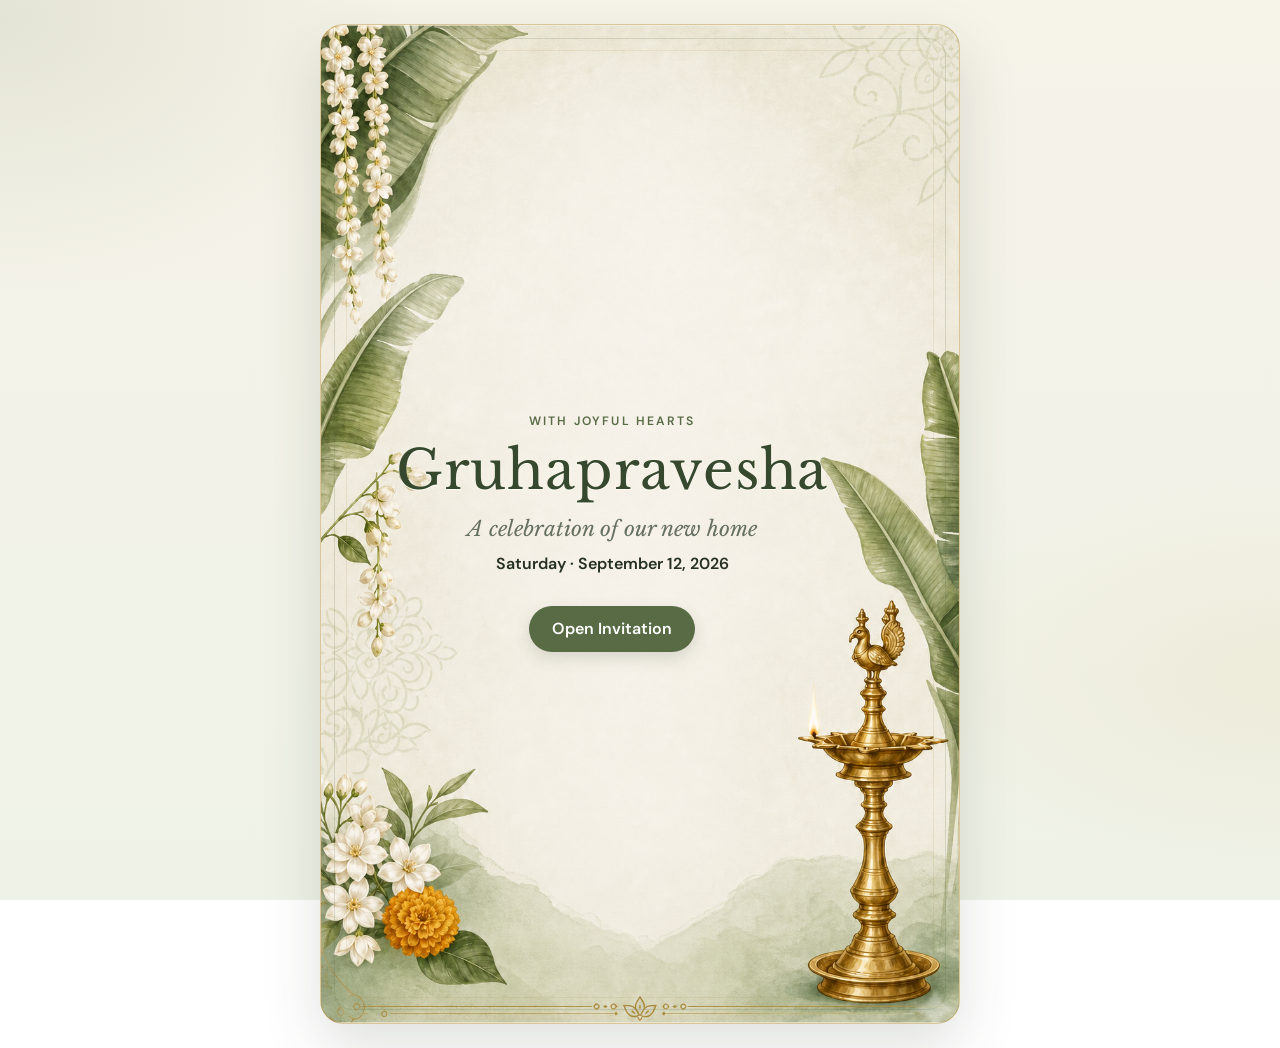
<file: index.html>
<!doctype html>
<html lang="en">
<head>
  <meta charset="utf-8">
  <meta name="viewport" content="width=device-width, initial-scale=1">
  <meta name="description" content="RSVP for our Gruhapravesha celebration on September 12, 2026.">
  <meta name="robots" content="noindex, nofollow, noarchive">
  <title>Gruhapravesha RSVP</title>
  <link rel="preconnect" href="https://fonts.googleapis.com">
  <link rel="preconnect" href="https://fonts.gstatic.com" crossorigin>
  <link href="https://fonts.googleapis.com/css2?family=DM+Sans:wght@400;500;600&family=Libre+Baskerville:ital@0;1&display=swap" rel="stylesheet">
  <link rel="stylesheet" href="styles.css?v=20260830-4">
    <link rel="stylesheet" href="layout-fixes.css?v=20260830-9">
    <link rel="stylesheet" href="approved-art.css?v=20260830-17">
</head>
<body class="theme-botanical">
  <main class="page-shell">
    <section id="welcome-screen" class="welcome-screen" aria-labelledby="welcome-title">
      <div class="welcome-card">
      <img class="welcome-leaves welcome-leaves-primary" src="assets/banana-leaves.svg?v=20260830-6" width="300" height="300" alt="" aria-hidden="true">
      <img class="welcome-leaves-secondary" src="assets/banana-leaves.svg?v=20260830-6" width="250" height="250" alt="" aria-hidden="true">
      <img class="welcome-jasmine welcome-jasmine-primary" src="assets/jasmine-sprig.svg?v=20260830-6" width="180" height="254" alt="" aria-hidden="true">
      <img class="welcome-jasmine-secondary" src="assets/jasmine-sprig.svg?v=20260830-6" width="125" height="176" alt="" aria-hidden="true">
      <div class="welcome-content">
        <p class="eyebrow">With joyful hearts</p>
        <h1 id="welcome-title">Gruhapravesha</h1>
        <p class="welcome-subtitle">A celebration of our new home</p>
        <img class="welcome-lamp" src="assets/brass-lamp.svg?v=20260830-6" width="58" height="78" alt="" aria-hidden="true">
        <p class="welcome-date">Saturday · September 12, 2026</p>
        <button class="button button-primary" id="open-invitation" type="button">Open Invitation</button>
      </div>
      </div>
    </section>

    <section id="invitation-screen" class="invitation-screen" hidden aria-labelledby="invitation-title">
      <div class="invitation-card">
        <img class="invitation-leaves invitation-leaves-primary" src="assets/banana-leaves.svg?v=20260830-8" width="150" height="150" alt="" aria-hidden="true">
        <img class="invitation-leaves-secondary" src="assets/banana-leaves.svg?v=20260830-8" width="125" height="125" alt="" aria-hidden="true">
        <img class="invitation-jasmine-primary" src="assets/jasmine-sprig.svg?v=20260830-8" width="118" height="166" alt="" aria-hidden="true">
        <img class="invitation-jasmine-secondary" src="assets/jasmine-sprig.svg?v=20260830-8" width="86" height="121" alt="" aria-hidden="true">
        <p class="eyebrow">A new home, a new beginning</p>
        <h1 id="invitation-title">Gruhapravesha<br>Ceremony</h1>
        <img class="invitation-lamp" src="assets/brass-lamp.svg?v=20260830-3" width="40" height="54" alt="" aria-hidden="true">
        <p class="invitation-copy">Please join us as we open the doors to our new home. Your presence, love, and blessings will make this celebration complete.</p>

        <div class="invitation-details">
          <div><span>Date</span><strong>Saturday, September 12, 2026</strong></div>
          <div><span>Muhurtham</span><strong>8:42 AM · Kanya Lagna Pushkaramsha</strong></div>
          <div><span>Location</span><strong>10637 Indigo Broom Loop<br>Austin, Texas 78733</strong></div>
        </div>

        <div class="schedule-card">
          <h2>Ceremony Schedule</h2>
          <div class="schedule-row"><time>7:00 AM</time><span>Gana Homa and Rakshoghna Homa</span></div>
          <div class="schedule-row"><time>8:30 AM</time><span>Dwara Pooja</span></div>
          <div class="schedule-row"><time>8:42 AM</time><span>Gruhapravesha</span></div>
          <div class="schedule-row"><time>9:00 AM</time><span>Milk Boiling Ceremony</span></div>
          <div class="schedule-row"><time>Following</time><span>Vastu Pooja and Rudrabhisheka</span></div>
          <div class="schedule-row"><time>10:30 AM</time><span>Mangalaarathi and Aashirvada</span></div>
        </div>

        <p class="meal-note"><strong>Breakfast and lunch will be served.</strong><br>Please reserve each meal separately when responding.</p>
        <div class="invitation-actions">
          <button class="button button-secondary" id="back-to-welcome" type="button">Back</button>
          <button class="button button-primary" id="start-rsvp" type="button">RSVP</button>
        </div>
      </div>
    </section>

    <section id="rsvp-screen" hidden>
      <button class="text-button" id="back-to-invitation" type="button">← Back to invitation</button>
    <header class="event-header">
      <img class="rsvp-banner-leaves" src="assets/banana-leaves.svg?v=20260830-4" width="180" height="180" alt="" aria-hidden="true">
      <img class="rsvp-banner-jasmine" src="assets/jasmine-sprig.svg?v=20260830-4" width="130" height="184" alt="" aria-hidden="true">
      <div class="rsvp-banner-content">
      <p class="eyebrow">A new home, a new beginning</p>
      <h1>Gruhapravesha<br>Ceremony</h1>
      <div class="lamp-ornament" aria-hidden="true">
        <span></span>
        <img src="assets/brass-lamp.svg?v=20260830-3" width="40" height="54" alt="">
        <span></span>
      </div>
      <p class="event-date">Saturday · September 12, 2026</p>
      <p class="event-place">10637 Indigo Broom Loop · Austin, Texas</p>
      </div>
    </header>

    <section class="rsvp-card" aria-labelledby="form-title">
      <div class="card-heading">
        <p class="step-label" id="step-label">Step 1 of 4</p>
        <h2 id="form-title">Tell us about your household</h2>
        <p id="form-intro">Please provide one response for your household.</p>
      </div>

      <div class="progress" aria-hidden="true"><span id="progress-bar"></span></div>

      <form id="rsvp-form" novalidate>
        <label class="honeypot" aria-hidden="true">
          <span>Website</span>
          <input name="website" tabindex="-1" autocomplete="off">
        </label>
        <section class="form-step" data-step="1">
          <label class="field">
            <span>Household or family name <b aria-hidden="true">*</b></span>
            <input name="householdName" autocomplete="name" required maxlength="100" placeholder="e.g., The Rao Family">
          </label>

          <fieldset>
            <legend>Will you be joining us? <b aria-hidden="true">*</b></legend>
            <label class="choice-card">
              <input type="radio" name="attendance" value="attending" required>
              <span><strong>Joyfully attending</strong><small>We look forward to celebrating with you.</small></span>
            </label>
            <label class="choice-card">
              <input type="radio" name="attendance" value="declined" required>
              <span><strong>Regretfully unable to attend</strong><small>You will be with us in spirit.</small></span>
            </label>
          </fieldset>

          <div class="two-column">
            <label class="field">
              <span>Email</span>
              <input type="email" name="email" autocomplete="email" maxlength="200" placeholder="you@example.com">
            </label>
            <label class="field">
              <span>Mobile number</span>
              <input type="tel" name="phone" autocomplete="tel" maxlength="30" placeholder="(512) 555-0123">
            </label>
          </div>
          <p class="field-note">Please provide an email or mobile number so we can contact you if event details change.</p>
        </section>

        <section class="form-step" data-step="2" hidden>
          <div class="section-copy">
            <h3>Ceremony attendance</h3>
            <p>Tell us how many members of your household will attend the ceremonies.</p>
          </div>
          <div class="count-grid">
            <label class="count-field"><span>Adults</span><input type="number" name="ceremonyAdults" min="0" max="20" value="1" inputmode="numeric"></label>
            <label class="count-field"><span>Children</span><input type="number" name="ceremonyChildren" min="0" max="20" value="0" inputmode="numeric"></label>
          </div>
          <p class="field-note">Ceremonies begin at 7:00 AM. Gruhapravesha Muhurtham is at 8:42 AM.</p>
        </section>

        <section class="form-step" data-step="3" hidden>
          <div class="section-copy">
            <h3>Meal reservations</h3>
            <p>Please reserve breakfast and lunch separately so we can plan accurately.</p>
          </div>

          <div class="meal-card">
            <div>
              <h3>Breakfast</h3>
              <p>Will your household join us for breakfast?</p>
            </div>
            <div class="segmented" role="radiogroup" aria-label="Breakfast attendance">
              <label><input type="radio" name="breakfastAttending" value="yes"><span>Yes</span></label>
              <label><input type="radio" name="breakfastAttending" value="no" checked><span>No</span></label>
            </div>
            <div class="count-grid meal-counts" data-meal="breakfast" hidden>
              <label class="count-field"><span>Adults</span><input type="number" name="breakfastAdults" min="0" max="20" value="0" inputmode="numeric"></label>
              <label class="count-field"><span>Children</span><input type="number" name="breakfastChildren" min="0" max="20" value="0" inputmode="numeric"></label>
            </div>
          </div>

          <div class="meal-card">
            <div>
              <h3>Lunch</h3>
              <p>Will your household stay for lunch?</p>
            </div>
            <div class="segmented" role="radiogroup" aria-label="Lunch attendance">
              <label><input type="radio" name="lunchAttending" value="yes"><span>Yes</span></label>
              <label><input type="radio" name="lunchAttending" value="no" checked><span>No</span></label>
            </div>
            <div class="count-grid meal-counts" data-meal="lunch" hidden>
              <label class="count-field"><span>Adults</span><input type="number" name="lunchAdults" min="0" max="20" value="0" inputmode="numeric"></label>
              <label class="count-field"><span>Children</span><input type="number" name="lunchChildren" min="0" max="20" value="0" inputmode="numeric"></label>
            </div>
          </div>

          <label class="field">
            <span>Dietary restrictions or allergies</span>
            <textarea name="dietaryNotes" maxlength="500" rows="3" placeholder="Please tell us who the note applies to."></textarea>
          </label>
        </section>

        <section class="form-step" data-step="4" hidden>
          <div class="section-copy">
            <h3>Review your RSVP</h3>
            <p>Please check the details below before submitting.</p>
          </div>
          <div id="review-summary" class="review-summary"></div>
          <label class="field">
            <span>Message to the hosts <small>(optional)</small></span>
            <textarea name="message" maxlength="500" rows="3" placeholder="Share a note or blessing..."></textarea>
          </label>
        </section>

        <div id="form-error" class="form-error" role="alert" hidden></div>
        <div class="form-actions">
          <button type="button" class="button button-secondary" id="back-button" hidden>Back</button>
          <button type="button" class="button button-primary" id="next-button">Continue</button>
          <button type="submit" class="button button-primary" id="submit-button" hidden>Submit RSVP</button>
        </div>
      </form>

      <section id="confirmation" class="confirmation" hidden aria-live="polite">
        <span class="confirmation-mark" aria-hidden="true">✓</span>
        <p class="eyebrow">RSVP received</p>
        <h2 id="confirmation-title">Thank you!</h2>
        <div id="confirmation-summary"></div>
        <div class="confirmation-actions">
          <a class="button button-primary" href="https://maps.google.com/?q=10637+Indigo+Broom+Loop+Austin+TX+78733" target="_blank" rel="noopener">Open in Maps</a>
          <button class="button button-secondary" id="edit-button" type="button">Edit RSVP</button>
        </div>
      </section>
    </section>

    <footer>
      <p>Your response is private and will only be visible to the hosts.</p>
    </footer>
    </section>
  </main>

  <script src="config.js?v=20260830-3"></script>
  <script src="app.js?v=20260830-3"></script>
</body>
</html>
</file>
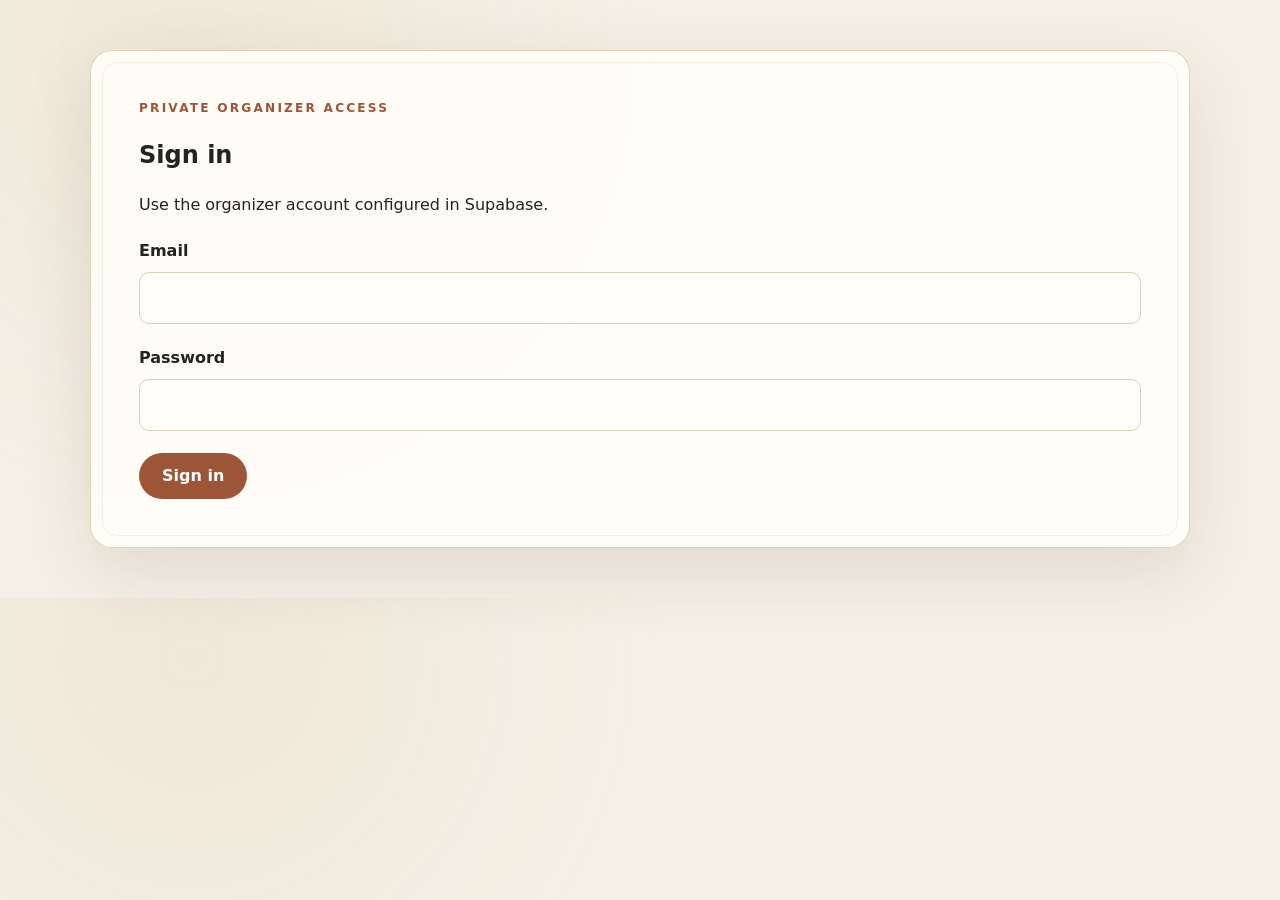
<file: admin.html>
<!doctype html>
<html lang="en">
<head>
  <meta charset="utf-8">
  <meta name="viewport" content="width=device-width, initial-scale=1">
  <title>RSVP Overview</title>
  <link rel="stylesheet" href="styles.css">
  <style>
    .admin-shell{width:min(100% - 32px,1100px);margin:50px auto}.admin-head{display:flex;justify-content:space-between;align-items:end;gap:20px;margin-bottom:24px}.admin-head h1{margin:0;font-family:var(--heading)}.prototype-note{padding:12px 14px;border-radius:10px;background:#fff1cf;color:#654d1c}.stats{display:grid;grid-template-columns:repeat(4,1fr);gap:14px;margin:24px 0}.stat{padding:20px;border:1px solid var(--line);border-radius:16px;background:var(--surface)}.stat span{display:block;color:var(--muted);font-size:.85rem}.stat strong{font:400 2rem var(--heading)}.table-wrap{overflow:auto;border:1px solid var(--line);border-radius:16px;background:var(--surface)}table{width:100%;border-collapse:collapse;white-space:nowrap}th,td{padding:13px 15px;border-bottom:1px solid var(--line);text-align:left}th{font-size:.78rem;text-transform:uppercase;letter-spacing:.06em;color:var(--muted)}@media(max-width:760px){.stats{grid-template-columns:1fr 1fr}.admin-head{align-items:start;flex-direction:column}}
  </style>
</head>
<body>
  <main class="admin-shell">
    <section id="login-panel" class="rsvp-card" hidden>
      <p class="eyebrow">Private organizer access</p>
      <h1>Sign in</h1>
      <p>Use the organizer account configured in Supabase.</p>
      <form id="login-form">
        <label class="field"><span>Email</span><input type="email" name="email" autocomplete="email" required></label>
        <label class="field"><span>Password</span><input type="password" name="password" autocomplete="current-password" required></label>
        <div id="login-error" class="form-error" role="alert" hidden></div>
        <button class="button button-primary" type="submit">Sign in</button>
      </form>
    </section>
    <section id="dashboard">
    <div class="admin-head"><div><p class="eyebrow">Organizer view</p><h1>RSVP Overview</h1></div><button class="button button-secondary" id="export">Export CSV</button></div>
    <p class="prototype-note" id="mode-note"><strong>Prototype:</strong> this page reads responses saved in this browser.</p>
    <section class="stats" id="stats"></section>
    <div class="table-wrap"><table><thead><tr><th>Household</th><th>Status</th><th>Ceremony</th><th>Breakfast</th><th>Lunch</th><th>Dietary notes</th></tr></thead><tbody id="responses"></tbody></table></div>
    </section>
  </main>
  <script src="config.js"></script>
  <script src="admin.js"></script>
</body>
</html>
</file>
<file: styles.css>
:root {
  /* Theme tokens: replace these when the final invitation style is selected. */
  --canvas: #f5f0e7;
  --surface: rgba(255, 253, 248, 0.94);
  --ink: #25231f;
  --muted: #706b62;
  --accent: #9d5538;
  --accent-dark: #773a25;
  --gold: #ae842f;
  --line: #d9cfbd;
  --success: #48664d;
  --danger: #a2382a;
  --shadow: 0 24px 70px rgba(72, 52, 29, 0.12);
  --radius: 22px;
  --heading: "Libre Baskerville", Georgia, serif;
  --body: "DM Sans", system-ui, sans-serif;
}

* { box-sizing: border-box; }
body {
  margin: 0;
  color: var(--ink);
  background:
    radial-gradient(circle at 15% 10%, rgba(174,132,47,.08), transparent 30rem),
    var(--canvas);
  font-family: var(--body);
  line-height: 1.5;
}
button, input, textarea { font: inherit; }
button, .choice-card, .segmented label { cursor: pointer; }
.honeypot { position: absolute !important; left: -10000px !important; width: 1px !important; height: 1px !important; overflow: hidden !important; }
.welcome-screen, .invitation-screen, #rsvp-screen { animation: reveal .32s ease; }

.page-shell { width: min(100% - 32px, 760px); margin: 0 auto; }
.event-header { padding: 72px 16px 42px; text-align: center; }
.eyebrow {
  margin: 0 0 14px;
  color: var(--accent);
  font-size: .76rem;
  font-weight: 600;
  letter-spacing: .18em;
  text-transform: uppercase;
}
.event-header h1 {
  margin: 0;
  color: var(--accent-dark);
  font: 400 clamp(2.4rem, 8vw, 4.25rem)/1.08 var(--heading);
}
.event-date { margin: 26px 0 4px; font-weight: 600; }
.event-place { margin: 0; color: var(--muted); }

.rsvp-card {
  position: relative;
  overflow: hidden;
  padding: clamp(24px, 5vw, 48px);
  border: 1px solid rgba(174,132,47,.34);
  border-radius: var(--radius);
  background: var(--surface);
  box-shadow: var(--shadow);
}
.rsvp-card::before {
  position: absolute;
  inset: 11px;
  border: 1px solid rgba(174,132,47,.13);
  border-radius: calc(var(--radius) - 7px);
  content: "";
  pointer-events: none;
}
.card-heading, form, .confirmation { position: relative; }
.card-heading h2, .section-copy h3, .confirmation h2 {
  margin: 0;
  font: 400 clamp(1.45rem, 4vw, 2rem)/1.3 var(--heading);
}
.card-heading > p:last-child, .section-copy p { margin: 8px 0 0; color: var(--muted); }
.step-label { margin: 0 0 8px; color: var(--gold); font-size: .78rem; font-weight: 600; text-transform: uppercase; letter-spacing: .12em; }
.progress { height: 3px; margin: 28px 0 34px; overflow: hidden; border-radius: 3px; background: #e9e1d4; }
.progress span { display: block; width: 25%; height: 100%; background: var(--accent); transition: width .25s ease; }

.form-step { animation: reveal .25s ease; }
@keyframes reveal { from { opacity: 0; transform: translateY(6px); } }
fieldset { margin: 26px 0; padding: 0; border: 0; }
legend, .field > span { display: block; margin-bottom: 9px; font-weight: 600; }
legend b, .field b { color: var(--accent); }
.choice-card {
  display: flex;
  gap: 13px;
  align-items: flex-start;
  margin-top: 12px;
  padding: 17px;
  border: 1px solid var(--line);
  border-radius: 14px;
  transition: border-color .2s, background .2s;
}
.choice-card:has(input:checked) { border-color: var(--accent); background: rgba(157,85,56,.055); }
.choice-card input { margin-top: 4px; accent-color: var(--accent); }
.choice-card strong, .choice-card small { display: block; }
.choice-card small { margin-top: 2px; color: var(--muted); }
.two-column, .count-grid { display: grid; grid-template-columns: repeat(2, minmax(0, 1fr)); gap: 16px; }
.field { display: block; margin: 22px 0; }
input, textarea {
  width: 100%;
  padding: 13px 14px;
  border: 1px solid var(--line);
  border-radius: 10px;
  color: var(--ink);
  background: #fffefa;
  outline: none;
}
input:focus, textarea:focus { border-color: var(--accent); box-shadow: 0 0 0 3px rgba(157,85,56,.11); }
.field-note { display: block; clear: both; margin: 14px 0 0; color: var(--muted); font-size: .86rem; line-height: 1.45; }
.count-grid + .field-note { margin-top: 16px; }
.section-copy { margin-bottom: 25px; }
.count-field { display: grid; gap: 8px; font-weight: 600; }
.count-field input { font-size: 1.15rem; }
.meal-card { margin: 18px 0; padding: 20px; border: 1px solid var(--line); border-radius: 16px; }
.meal-card h3, .meal-card p { margin: 0; }
.meal-card p { color: var(--muted); }
.segmented { display: flex; width: fit-content; margin: 16px 0; padding: 3px; border: 1px solid var(--line); border-radius: 999px; background: #f4eee4; }
.segmented input { position: absolute; opacity: 0; pointer-events: none; }
.segmented span { display: block; min-width: 70px; padding: 7px 16px; border-radius: 999px; text-align: center; }
.segmented input:checked + span { color: white; background: var(--accent); }
.review-summary { margin: 20px 0; overflow: hidden; border: 1px solid var(--line); border-radius: 16px; }
.review-row { display: flex; justify-content: space-between; gap: 20px; padding: 14px 17px; border-bottom: 1px solid var(--line); }
.review-row:last-child { border-bottom: 0; }
.review-row span:first-child { color: var(--muted); }
.review-row strong { text-align: right; }
.form-error { margin-top: 20px; padding: 12px 14px; border-radius: 10px; color: var(--danger); background: #fcebe8; }
.form-actions { display: flex; justify-content: flex-end; gap: 12px; margin-top: 30px; }
.button { display: inline-flex; justify-content: center; align-items: center; min-height: 46px; padding: 10px 22px; border: 1px solid transparent; border-radius: 999px; font-weight: 600; text-decoration: none; }
.button-primary { color: #fff; background: var(--accent); }
.button-primary:hover { background: var(--accent-dark); }
.button-secondary { color: var(--ink); border-color: var(--line); background: transparent; }
.confirmation { padding: 24px 0 8px; text-align: center; }
.confirmation-mark { display: grid; place-items: center; width: 50px; height: 50px; margin: 0 auto 20px; border-radius: 50%; color: white; background: var(--success); font-size: 1.5rem; }
.confirmation-summary { margin: 24px auto; max-width: 480px; }
.confirmation-actions { display: flex; flex-wrap: wrap; justify-content: center; gap: 12px; margin-top: 28px; }
footer { padding: 28px 12px 56px; color: var(--muted); font-size: .84rem; text-align: center; }
[hidden] { display: none !important; }

@media (max-width: 560px) {
  .page-shell { width: min(100% - 20px, 760px); }
  .event-header { padding-top: 48px; }
  .two-column { grid-template-columns: 1fr; gap: 0; }
  .rsvp-card { padding: 26px 20px; }
  .form-actions .button { flex: 1; }
}

/* Complete botanical banner above the RSVP and corrected radio alignment. */
.theme-botanical .event-header {
  position: relative;
  isolation: isolate;
  overflow: hidden;
  min-height: 390px;
  margin: 54px 0 34px;
  padding: 66px 155px 48px;
  border: 1px solid rgba(178,138,53,.38);
  border-radius: 26px;
  background:
    linear-gradient(rgba(255,254,247,.88), rgba(255,254,247,.88)),
    url("assets/botanical-watermark.svg?v=20260830-4") center / 420px auto no-repeat;
  box-shadow: 0 18px 54px rgba(53,68,43,.09);
}

.theme-botanical .event-header::before,
.theme-botanical .event-header::after { display: none; }
.rsvp-banner-content { position: relative; z-index: 2; }
.rsvp-banner-leaves,
.rsvp-banner-jasmine {
  position: absolute;
  z-index: 1;
  display: block;
  object-fit: contain;
  pointer-events: none;
}
.rsvp-banner-leaves { top: 24px; left: 14px; width: 180px; height: 180px; }
.rsvp-banner-jasmine { top: 20px; right: 18px; width: 130px; height: 184px; }

input[type="radio"] {
  width: 18px;
  min-width: 18px;
  max-width: 18px;
  height: 18px;
  margin: 2px 0 0;
  padding: 0;
  accent-color: var(--accent);
  box-shadow: none;
}

.choice-card {
  display: grid;
  grid-template-columns: 18px minmax(0, 1fr);
  gap: 14px;
  align-items: start;
  min-height: 82px;
  padding: 18px 20px;
  text-align: left;
}
.choice-card > span { min-width: 0; text-align: left; }
.choice-card strong { line-height: 1.35; }
.choice-card small { max-width: 42ch; line-height: 1.45; }

@media (max-width: 620px) {
  .theme-botanical .event-header {
    min-height: 360px;
    margin-top: 38px;
    padding: 72px 56px 42px;
    border-radius: 20px;
  }
  .rsvp-banner-leaves { top: 15px; left: -24px; width: 132px; height: 132px; opacity: .8; }
  .rsvp-banner-jasmine { top: 17px; right: -12px; width: 96px; height: 136px; opacity: .84; }
  .choice-card { min-height: 78px; padding: 16px; }
}

@media (prefers-reduced-motion: reduce) {
  *, *::before, *::after { scroll-behavior: auto !important; animation: none !important; transition: none !important; }
}

/* Botanical South Indian theme — decorative only; RSVP structure stays shared. */
.theme-botanical {
  --canvas: #f3f1e7;
  --surface: rgba(255, 254, 247, 0.94);
  --ink: #263022;
  --muted: #667061;
  --accent: #586b45;
  --accent-dark: #36492e;
  --gold: #b28a35;
  --line: #d9d7c3;
  --success: #48664d;
  --shadow: 0 26px 74px rgba(53, 68, 43, 0.13);
  background:
    radial-gradient(ellipse at 0% 2%, rgba(106, 129, 83, .13), transparent 25rem),
    radial-gradient(ellipse at 100% 75%, rgba(196, 157, 57, .08), transparent 24rem),
    linear-gradient(180deg, #f6f3e9 0%, #eff2e7 100%);
  background-attachment: fixed;
}

.theme-botanical .event-header {
  position: relative;
  isolation: isolate;
  overflow: hidden;
  min-height: 410px;
  padding-top: 82px;
}

.theme-botanical .event-header::before,
.theme-botanical .event-header::after {
  position: absolute;
  z-index: -1;
  content: "";
  pointer-events: none;
  background-repeat: no-repeat;
  background-size: contain;
}

.theme-botanical .event-header::before {
  top: -12px;
  left: -74px;
  width: clamp(230px, 38vw, 330px);
  height: 330px;
  background-image: url("assets/banana-leaves.svg?v=20260830-3");
  transform: rotate(-4deg);
}

.theme-botanical .event-header::after {
  top: 18px;
  right: -36px;
  width: clamp(145px, 25vw, 210px);
  height: 270px;
  background-image: url("assets/jasmine-sprig.svg?v=20260830-3");
  opacity: .92;
}

.theme-botanical .event-header h1 {
  color: var(--accent-dark);
  text-shadow: 0 1px 0 rgba(255,255,255,.7);
}

.theme-botanical .event-header .eyebrow {
  color: var(--gold);
}

.lamp-ornament {
  display: flex;
  align-items: center;
  justify-content: center;
  gap: 13px;
  margin: 20px auto 15px;
}

.lamp-ornament img { display: block; flex: 0 0 40px; width: 40px !important; min-width: 40px; max-width: 40px; height: 54px !important; max-height: 54px; object-fit: contain; }
.lamp-ornament span { width: 62px; height: 1px; background: linear-gradient(90deg, transparent, var(--gold)); }
.lamp-ornament span:last-child { background: linear-gradient(90deg, var(--gold), transparent); }

.theme-botanical .rsvp-card {
  border-color: rgba(178, 138, 53, .42);
  background:
    linear-gradient(rgba(255,254,247,.955), rgba(255,254,247,.955)),
    url("assets/botanical-watermark.svg?v=20260830-3") center 24% / 520px auto no-repeat;
}

.theme-botanical .rsvp-card::before { border-color: rgba(88,107,69,.13); }
.theme-botanical .progress span { background: linear-gradient(90deg, var(--accent-dark), #789066); }
.theme-botanical .button-primary { background: var(--accent); box-shadow: 0 6px 16px rgba(54,73,46,.16); }
.theme-botanical .button-primary:hover { background: var(--accent-dark); }
.theme-botanical .choice-card:has(input:checked) { background: rgba(88,107,69,.065); }
.theme-botanical .segmented input:checked + span { background: var(--accent); }

.theme-botanical footer::before {
  display: block;
  width: 70px;
  height: 10px;
  margin: 0 auto 16px;
  border-top: 1px solid rgba(178,138,53,.55);
  content: "";
}

@media (max-width: 620px) {
  .theme-botanical .event-header { min-height: 385px; padding-top: 70px; }
  .theme-botanical .event-header::before { left: -118px; opacity: .76; }
  .theme-botanical .event-header::after { right: -90px; opacity: .58; }
  .lamp-ornament span { width: 42px; }
}

/* Invitation-first experience */
.welcome-screen {
  position: relative;
  display: grid;
  min-height: 100svh;
  place-items: center;
  overflow: hidden;
  padding: 56px 28px;
  text-align: center;
}

.welcome-content { position: relative; z-index: 2; width: min(100%, 620px); }
.welcome-content h1 {
  margin: 0;
  color: var(--accent-dark);
  font: 400 clamp(2.9rem, 10vw, 5.7rem)/1.07 var(--heading);
}
.welcome-subtitle { margin: 16px 0 0; color: var(--muted); font: italic 400 clamp(1rem, 3vw, 1.3rem) var(--heading); }
.welcome-date { margin: 10px 0 28px; font-weight: 600; }
.welcome-lamp, .invitation-lamp {
  display: block;
  object-fit: contain;
  margin: 24px auto 12px;
}
.welcome-lamp { width: 48px !important; height: 64px !important; max-width: 48px; max-height: 64px; }
.invitation-lamp { width: 40px !important; height: 54px !important; max-width: 40px; max-height: 54px; }
.welcome-leaves, .welcome-jasmine, .invitation-leaves { position: absolute; z-index: 0; pointer-events: none; object-fit: contain; }
.welcome-leaves { top: -22px; left: -86px; width: min(42vw, 320px); height: auto; }
.welcome-jasmine { right: -44px; bottom: 4%; width: min(25vw, 190px); height: auto; }

.invitation-screen { padding: 44px 0 70px; }
.invitation-card {
  position: relative;
  overflow: hidden;
  padding: clamp(30px, 6vw, 64px);
  border: 1px solid rgba(178,138,53,.42);
  border-radius: 28px;
  background:
    linear-gradient(rgba(255,254,247,.955), rgba(255,254,247,.955)),
    url("assets/botanical-watermark.svg?v=20260830-3") center 110px / 520px auto no-repeat;
  box-shadow: var(--shadow);
  text-align: center;
}
.invitation-card::after {
  position: absolute;
  inset: 12px;
  border: 1px solid rgba(88,107,69,.13);
  border-radius: 19px;
  content: "";
  pointer-events: none;
}
.invitation-card > *:not(.invitation-leaves) { position: relative; z-index: 1; }
.invitation-leaves { top: -84px; left: -94px; width: 250px; height: auto; opacity: .72; }
.invitation-card h1 { margin: 0; color: var(--accent-dark); font: 400 clamp(2.5rem, 8vw, 4.8rem)/1.08 var(--heading); }
.invitation-copy { max-width: 560px; margin: 22px auto 30px; color: var(--muted); font-size: 1.05rem; }
.invitation-details { display: grid; gap: 1px; max-width: 560px; margin: 0 auto; overflow: hidden; border: 1px solid var(--line); border-radius: 16px; background: var(--line); text-align: left; }
.invitation-details div { display: grid; grid-template-columns: 110px 1fr; gap: 18px; padding: 15px 18px; background: rgba(255,254,247,.96); }
.invitation-details span { color: var(--gold); font-size: .75rem; font-weight: 600; letter-spacing: .1em; text-transform: uppercase; }
.invitation-details strong { font-weight: 500; }
.schedule-card { max-width: 560px; margin: 28px auto 0; padding: 24px; border-radius: 16px; background: rgba(88,107,69,.065); text-align: left; }
.schedule-card h2 { margin: 0 0 15px; font: 400 1.35rem var(--heading); }
.schedule-row { display: grid; grid-template-columns: 92px 1fr; gap: 16px; padding: 9px 0; border-top: 1px solid rgba(88,107,69,.13); }
.schedule-row time { color: var(--accent); font-weight: 600; }
.meal-note { margin: 26px auto; color: var(--muted); }
.meal-note strong { color: var(--ink); }
.invitation-actions { display: flex; justify-content: center; gap: 12px; }
.text-button { display: block; margin: 28px 0 -36px 12px; padding: 8px; border: 0; color: var(--accent); background: transparent; font-weight: 600; }

@media (max-width: 560px) {
  .welcome-screen { padding-inline: 18px; }
  .welcome-leaves { left: -115px; width: 260px; opacity: .68; }
  .welcome-jasmine { right: -75px; width: 165px; opacity: .68; }
  .invitation-screen { padding-top: 18px; }
  .invitation-card { border-radius: 20px; }
  .invitation-details div { grid-template-columns: 1fr; gap: 3px; }
  .schedule-row { grid-template-columns: 80px 1fr; gap: 12px; font-size: .9rem; }
  .text-button { margin: 12px 0 -22px 4px; }
}
</file>
<file: layout-fixes.css>
/* Final layout overrides. Loaded last so theme and responsive rules cannot undo them. */
.theme-botanical .event-header {
  position: relative;
  isolation: isolate;
  overflow: hidden;
  min-height: 390px;
  margin: 54px 0 34px;
  padding: 66px 155px 48px;
  border: 1px solid rgba(178,138,53,.38);
  border-radius: 26px;
  background:
    linear-gradient(rgba(255,254,247,.88), rgba(255,254,247,.88)),
    url("assets/botanical-watermark.svg?v=20260830-4") center / 420px auto no-repeat;
  box-shadow: 0 18px 54px rgba(53,68,43,.09);
}

.theme-botanical .event-header::before,
.theme-botanical .event-header::after { display: none; }
.rsvp-banner-content { position: relative; z-index: 2; }
.rsvp-banner-leaves,
.rsvp-banner-jasmine {
  position: absolute;
  z-index: 1;
  display: block;
  object-fit: contain;
  pointer-events: none;
}
.rsvp-banner-leaves { top: 24px; left: 14px; width: 180px; height: 180px; }
.rsvp-banner-jasmine { top: 20px; right: 18px; width: 130px; height: 184px; }

input[type="radio"] {
  width: 18px !important;
  min-width: 18px;
  max-width: 18px;
  height: 18px !important;
  margin: 2px 0 0;
  padding: 0;
  accent-color: var(--accent);
  box-shadow: none;
}
.choice-card {
  display: grid;
  grid-template-columns: 18px minmax(0, 1fr);
  gap: 14px;
  align-items: start;
  min-height: 82px;
  padding: 18px 20px;
  text-align: left;
}
.choice-card > span { min-width: 0; text-align: left; }
.choice-card strong { line-height: 1.35; }
.choice-card small { max-width: 42ch; line-height: 1.45; }

@media (max-width: 620px) {
  .theme-botanical .event-header {
    min-height: 360px;
    margin-top: 38px;
    padding: 72px 56px 42px;
    border-radius: 20px;
  }
  .rsvp-banner-leaves { top: 15px; left: 8px; width: 112px; height: 112px; opacity: .76; }
  .rsvp-banner-jasmine { top: 17px; right: 8px; width: 82px; height: 116px; opacity: .8; }
  .choice-card { min-height: 78px; padding: 16px; }
}

/* RSVP banner: keep the botanical art in document flow. This prevents the
   artwork from cropping or colliding with the title at every viewport size. */
.theme-botanical .event-header {
  display: grid;
  grid-template-columns: 1fr 1fr;
  grid-template-areas:
    "leaves jasmine"
    "content content";
  column-gap: 24px;
  min-height: 0;
  overflow: visible;
  padding: 28px 40px 48px;
}

.theme-botanical .event-header .rsvp-banner-leaves,
.theme-botanical .event-header .rsvp-banner-jasmine {
  position: static;
  inset: auto;
  display: block;
  max-width: 100%;
  object-fit: contain;
  object-position: center;
  opacity: 1;
  transform: none;
}

.theme-botanical .event-header .rsvp-banner-leaves {
  grid-area: leaves;
  justify-self: start;
  width: 126px;
  height: 126px;
}

.theme-botanical .event-header .rsvp-banner-jasmine {
  grid-area: jasmine;
  justify-self: end;
  width: 96px;
  height: 136px;
}

.theme-botanical .event-header .rsvp-banner-content {
  grid-area: content;
  width: 100%;
  min-width: 0;
}

.theme-botanical .event-header h1 {
  max-width: 100%;
  font-size: clamp(2.5rem, 7vw, 4rem);
  overflow-wrap: normal;
}

@media (max-width: 620px) {
  .theme-botanical .event-header {
    column-gap: 14px;
    margin-top: 28px;
    padding: 20px 20px 34px;
  }

  .theme-botanical .event-header .rsvp-banner-leaves {
    width: 88px;
    height: 88px;
  }

  .theme-botanical .event-header .rsvp-banner-jasmine {
    width: 66px;
    height: 94px;
  }

  .theme-botanical .event-header h1 {
    font-size: clamp(2rem, 10vw, 3rem);
  }
}

/* Keep the complete welcome composition inside every viewport. */
.welcome-content { width: min(100%, 720px); }
.welcome-content h1 {
  max-width: 100%;
  font-size: min(8vw, 4.3rem);
  line-height: 1.08;
  letter-spacing: -.035em;
  white-space: nowrap;
}
.welcome-leaves {
  top: 24px;
  left: 18px;
  width: min(30vw, 230px);
  height: auto;
}
.welcome-jasmine {
  right: 18px;
  bottom: 24px;
  width: min(20vw, 155px);
  height: auto;
}

@media (max-width: 560px) {
  .welcome-content h1 { font-size: 8vw; letter-spacing: -.045em; }
  .welcome-leaves { top: 18px; left: 10px; width: 128px; opacity: .66; }
  .welcome-jasmine { right: 10px; bottom: 18px; width: 92px; opacity: .68; }
}

/* Final welcome composition: a bounded 4:5 invitation, never a viewport canvas. */
.welcome-screen {
  display: grid;
  min-height: 100svh;
  padding: 24px 0;
  place-items: center;
  overflow: visible;
}

.welcome-card {
  position: relative;
  isolation: isolate;
  display: grid;
  width: min(100%, 680px);
  aspect-ratio: 4 / 5;
  place-items: center;
  overflow: hidden;
  padding: clamp(34px, 7vw, 72px);
  border: 1px solid rgba(178,138,53,.5);
  border-radius: 28px;
  background:
    url("assets/botanical-watermark.svg?v=20260830-7") center / 84% auto no-repeat,
    radial-gradient(circle at center, #fffef7 0 36%, #fafaf0 60%, #f0f3e8 100%);
  box-shadow: 0 28px 80px rgba(53,68,43,.14);
}

.welcome-card::before {
  position: absolute;
  z-index: 3;
  inset: 13px;
  border: 1px solid rgba(88,107,69,.18);
  border-radius: 18px;
  content: "";
  pointer-events: none;
}
.welcome-card::after {
  position: absolute;
  z-index: 0;
  inset: 25px;
  border: 1px solid rgba(178,138,53,.13);
  border-radius: 12px;
  content: "";
  pointer-events: none;
}

.welcome-card .welcome-content {
  position: relative;
  z-index: 4;
  width: min(100%, 560px);
  padding: 34px 0;
}
.welcome-card .welcome-content h1 {
  max-width: 100%;
  font-size: clamp(2.55rem, 7.3vw, 4.75rem);
  line-height: 1.06;
  letter-spacing: -.045em;
  white-space: nowrap;
}
.welcome-card .welcome-subtitle { margin-top: 18px; }
.welcome-card .welcome-lamp {
  width: 58px !important;
  max-width: 58px;
  height: 78px !important;
  max-height: 78px;
  margin: 27px auto 15px;
}
.welcome-card .welcome-date { margin-bottom: 30px; }

.welcome-card .welcome-leaves,
.welcome-leaves-secondary,
.welcome-card .welcome-jasmine,
.welcome-jasmine-secondary {
  position: absolute;
  z-index: 1;
  display: block;
  height: auto;
  object-fit: contain;
  pointer-events: none;
}
.welcome-card .welcome-leaves-primary {
  top: 30px;
  left: 30px;
  width: 34%;
  opacity: .94;
}
.welcome-leaves-secondary {
  top: 28px;
  right: 30px;
  width: 28%;
  opacity: .66;
  transform: scaleX(-1) rotate(-8deg);
}
.welcome-card .welcome-jasmine-primary {
  right: 32px;
  bottom: 26px;
  width: 20%;
  opacity: .94;
}
.welcome-jasmine-secondary {
  bottom: 30px;
  left: 34px;
  width: 15%;
  opacity: .68;
  transform: scaleX(-1) rotate(-8deg);
}

@media (max-width: 720px) {
  .welcome-screen { min-height: auto; padding: 10px 0 24px; }
  .welcome-card {
    width: 100%;
    min-height: 0;
    padding: 28px 22px;
    border-radius: 20px;
  }
  .welcome-card::before { inset: 9px; border-radius: 14px; }
  .welcome-card::after { inset: 18px; }
  .welcome-card .welcome-content { padding: 24px 0; }
  .welcome-card .welcome-content h1 { font-size: 8.4vw; }
  .welcome-card .welcome-leaves-primary { top: 14px; left: 14px; width: 34%; }
  .welcome-leaves-secondary { top: 14px; right: 14px; width: 27%; }
  .welcome-card .welcome-jasmine-primary { right: 15px; bottom: 14px; width: 20%; }
  .welcome-jasmine-secondary { bottom: 15px; left: 16px; width: 14%; }
}

@media (max-height: 520px) and (orientation: landscape) {
  .welcome-screen { display: block; min-height: 0; padding: 16px 0; }
  .welcome-card { width: min(76vh, 560px); margin: 0 auto; }
}

/* Full invitation screen: every ornament remains inside the card safe area. */
.invitation-card {
  background:
    url("assets/botanical-watermark.svg?v=20260830-8") center 170px / 76% auto no-repeat,
    linear-gradient(180deg, #fffef8 0%, #fbfbf2 62%, #f2f5ea 100%);
}
.invitation-card > * { position: relative; z-index: 2; }
.invitation-card .invitation-leaves-primary,
.invitation-leaves-secondary,
.invitation-jasmine-primary,
.invitation-jasmine-secondary {
  position: absolute;
  z-index: 1;
  display: block;
  height: auto;
  object-fit: contain;
  pointer-events: none;
}
.invitation-card .invitation-leaves-primary {
  top: 28px;
  left: 28px;
  width: 19%;
  opacity: .82;
}
.invitation-leaves-secondary {
  top: 26px;
  right: 28px;
  width: 16%;
  opacity: .58;
  transform: scaleX(-1) rotate(-7deg);
}
.invitation-jasmine-primary {
  right: 30px;
  bottom: 30px;
  width: 16%;
  opacity: .82;
}
.invitation-jasmine-secondary {
  bottom: 32px;
  left: 30px;
  width: 12%;
  opacity: .58;
  transform: scaleX(-1) rotate(-7deg);
}

@media (max-width: 560px) {
  .invitation-card .invitation-leaves-primary { top: 16px; left: 16px; width: 20%; }
  .invitation-leaves-secondary { top: 16px; right: 16px; width: 16%; }
  .invitation-jasmine-primary { right: 17px; bottom: 17px; width: 17%; }
  .invitation-jasmine-secondary { bottom: 18px; left: 17px; width: 12%; }
}
</file>
<file: approved-art.css>
/* Approved botanical South Indian invitation artwork. */
:root {
  --approved-botanical-art: url("assets/approved-botanical-bg.svg?v=20260830-1");
}

/* Welcome cover */
#welcome-screen .welcome-card,
.welcome-card {
  box-sizing: border-box;
  width: min(92vw, 640px);
  height: auto;
  min-height: 0;
  aspect-ratio: 1024 / 1600;
  margin-inline: auto;
  padding: 19% 13% 8%;
  overflow: hidden;
  background-color: #f8f5e9;
  background-image: var(--approved-botanical-art) !important;
  background-repeat: no-repeat !important;
  background-position: center !important;
  background-size: 100% 100% !important;
  border: 1px solid rgba(178, 132, 42, .42);
  border-radius: 24px;
  box-shadow: 0 24px 58px rgba(46, 58, 37, .15);
}

#welcome-screen .welcome-card > img,
.welcome-card > img,
#welcome-screen .welcome-leaves,
#welcome-screen .welcome-jasmine,
#welcome-screen .welcome-mandala,
#welcome-screen [class*="banana"],
#welcome-screen [class*="sprig"] {
  display: none !important;
}

#welcome-screen .welcome-card::before,
#welcome-screen .welcome-card::after {
  background-image: none !important;
}

#welcome-screen .welcome-content {
  position: relative;
  inset: auto !important;
  z-index: 2;
  display: flex;
  flex-direction: column;
  align-items: center;
  width: 100% !important;
  max-width: 500px;
  margin: 0 auto !important;
  padding: 0 !important;
  text-align: center;
  transform: translate(-28px, -34px) !important;
}

#welcome-screen .welcome-content > * {
  margin-inline: auto;
}

/* The approved artwork already contains the hero brass lamp. */
#welcome-screen .welcome-content .lamp-ornament,
#welcome-screen .welcome-content .welcome-lamp,
#welcome-screen .welcome-content [class*="diya"] {
  display: none !important;
}

#welcome-screen .welcome-content .event-date {
  margin-top: 24px;
}

#welcome-screen .welcome-content h1 {
  position: relative;
  isolation: isolate;
  width: 100%;
  max-width: 100%;
  font-size: clamp(2.5rem, 4.2vw, 4rem);
  line-height: 1;
  letter-spacing: .015em;
  overflow-wrap: normal;
  white-space: normal;
  text-shadow:
    0 1px 0 rgba(255, 254, 248, .95),
    0 0 10px rgba(248, 245, 233, .9);
}

#invitation-screen h1 {
  position: relative;
  isolation: isolate;
  text-shadow:
    0 1px 0 rgba(255, 254, 248, .95),
    0 0 10px rgba(248, 245, 233, .9);
}

#invitation-screen .invitation-intro,
#invitation-screen .invitation-message,
#invitation-screen .invitation-copy,
#invitation-screen .invitation-lead,
#invitation-screen .invitation-header > p:last-of-type {
  text-shadow:
    0 1px 0 rgba(255, 254, 248, .95),
    0 0 8px rgba(248, 245, 233, .92);
}

/* Detailed invitation */
#invitation-screen .invitation-card,
#invitation-screen .invitation-page,
#invitation-screen .invitation-panel {
  background-color: #f8f5e9;
  background-image: var(--approved-botanical-art) !important;
  background-repeat: no-repeat !important;
  background-position: center top !important;
  background-size: 100% auto !important;
}

#invitation-screen .invitation-card > img,
#invitation-screen .invitation-page > img,
#invitation-screen .invitation-panel > img,
#invitation-screen [class*="banana"],
#invitation-screen [class*="sprig"] {
  display: none !important;
}

/* RSVP header */
.theme-botanical .event-header {
  box-sizing: border-box;
  display: flex;
  align-items: flex-start;
  justify-content: center;
  width: min(100%, 760px);
  min-height: 0;
  aspect-ratio: 1024 / 1600;
  margin: 42px auto 38px;
  padding: 22% 13% 8%;
  overflow: hidden;
  background-color: #f8f5e9;
  background-image: var(--approved-botanical-art) !important;
  background-repeat: no-repeat !important;
  background-position: center !important;
  background-size: 100% 100% !important;
  border: 1px solid rgba(178, 132, 42, .42);
  border-radius: 24px;
  box-shadow: 0 24px 58px rgba(46, 58, 37, .15);
}

.theme-botanical .event-header .rsvp-banner-leaves,
.theme-botanical .event-header .rsvp-banner-jasmine {
  display: none !important;
}

.theme-botanical .event-header .rsvp-banner-content {
  position: relative;
  inset: auto;
  z-index: 1;
  width: 100%;
  max-width: 520px;
  margin-inline: auto;
  padding: 0 !important;
  text-align: center;
  transform: translate(-10px, -18px);
}

.theme-botanical .event-header .lamp-ornament,
.theme-botanical .event-header [class*="diya"] {
  display: none !important;
}

.theme-botanical .event-header h1 {
  position: relative;
  isolation: isolate;
  width: 100%;
  max-width: 100%;
  margin-inline: auto;
  font-size: clamp(2.5rem, 4vw, 3.8rem);
  line-height: 1;
  letter-spacing: .015em;
  overflow-wrap: normal;
  text-shadow:
    0 1px 0 rgba(255, 254, 248, .95),
    0 0 10px rgba(248, 245, 233, .9);
}

.theme-botanical .event-header .event-date {
  margin-top: 30px;
}

@media (max-width: 620px) {
  #welcome-screen {
    padding-inline: 12px;
  }

  #welcome-screen .welcome-card,
  .welcome-card {
    width: 100%;
    padding: 20% 12% 7%;
    border-radius: 18px;
  }

  #welcome-screen .welcome-content h1 {
    font-size: clamp(2rem, 10vw, 2.65rem);
    letter-spacing: 0;
  }

  #welcome-screen .welcome-content {
    transform: translate(-14px, -18px) !important;
  }

  .theme-botanical .event-header {
    width: 100%;
    margin-top: 24px;
    padding: 22% 13% 44px;
    border-radius: 18px;
  }

  .theme-botanical .event-header h1 {
    font-size: clamp(1.95rem, 9.5vw, 3rem);
  }

  .theme-botanical .event-header .rsvp-banner-content {
    transform: translate(-5px, -10px);
  }

  .theme-botanical .event-header .event-place {
    font-size: .88rem;
  }

  /* Page 2: keep compressed mobile copy clear of the floral and lamp artwork. */
  #invitation-screen .invitation-header {
    padding-inline: 18px;
  }

  #invitation-screen .invitation-intro,
  #invitation-screen .invitation-message,
  #invitation-screen .invitation-copy,
  #invitation-screen .invitation-lead,
  #invitation-screen .invitation-header > p:last-of-type {
    box-sizing: border-box;
    width: min(100%, 360px);
    margin-inline: auto;
    padding: 10px 14px;
    background: rgba(255, 254, 247, .88);
    border-radius: 14px;
  }

  #invitation-screen .event-details,
  #invitation-screen .event-facts,
  #invitation-screen .details-card,
  #invitation-screen .invitation-details {
    box-sizing: border-box;
    width: auto;
    margin-inline: 18px;
    background: rgba(255, 254, 247, .97);
  }

  #invitation-screen .schedule-card,
  #invitation-screen .schedule-panel,
  #invitation-screen .ceremony-schedule,
  #invitation-screen .schedule {
    box-sizing: border-box;
    width: auto;
    margin: 24px 18px 0;
    padding: 20px 18px;
    background: rgba(255, 254, 247, .96);
    border: 1px solid rgba(178, 132, 42, .24);
    border-radius: 16px;
    box-shadow: 0 12px 28px rgba(53, 68, 43, .09);
  }

  #invitation-screen .schedule-card h2,
  #invitation-screen .schedule-panel h2,
  #invitation-screen .ceremony-schedule h2,
  #invitation-screen .schedule h2 {
    margin-top: 0;
    font-size: clamp(1.45rem, 7vw, 1.8rem);
    line-height: 1.15;
  }

  #invitation-screen .schedule-row {
    grid-template-columns: 76px minmax(0, 1fr);
    gap: 12px;
    align-items: start;
  }
}
</file>
